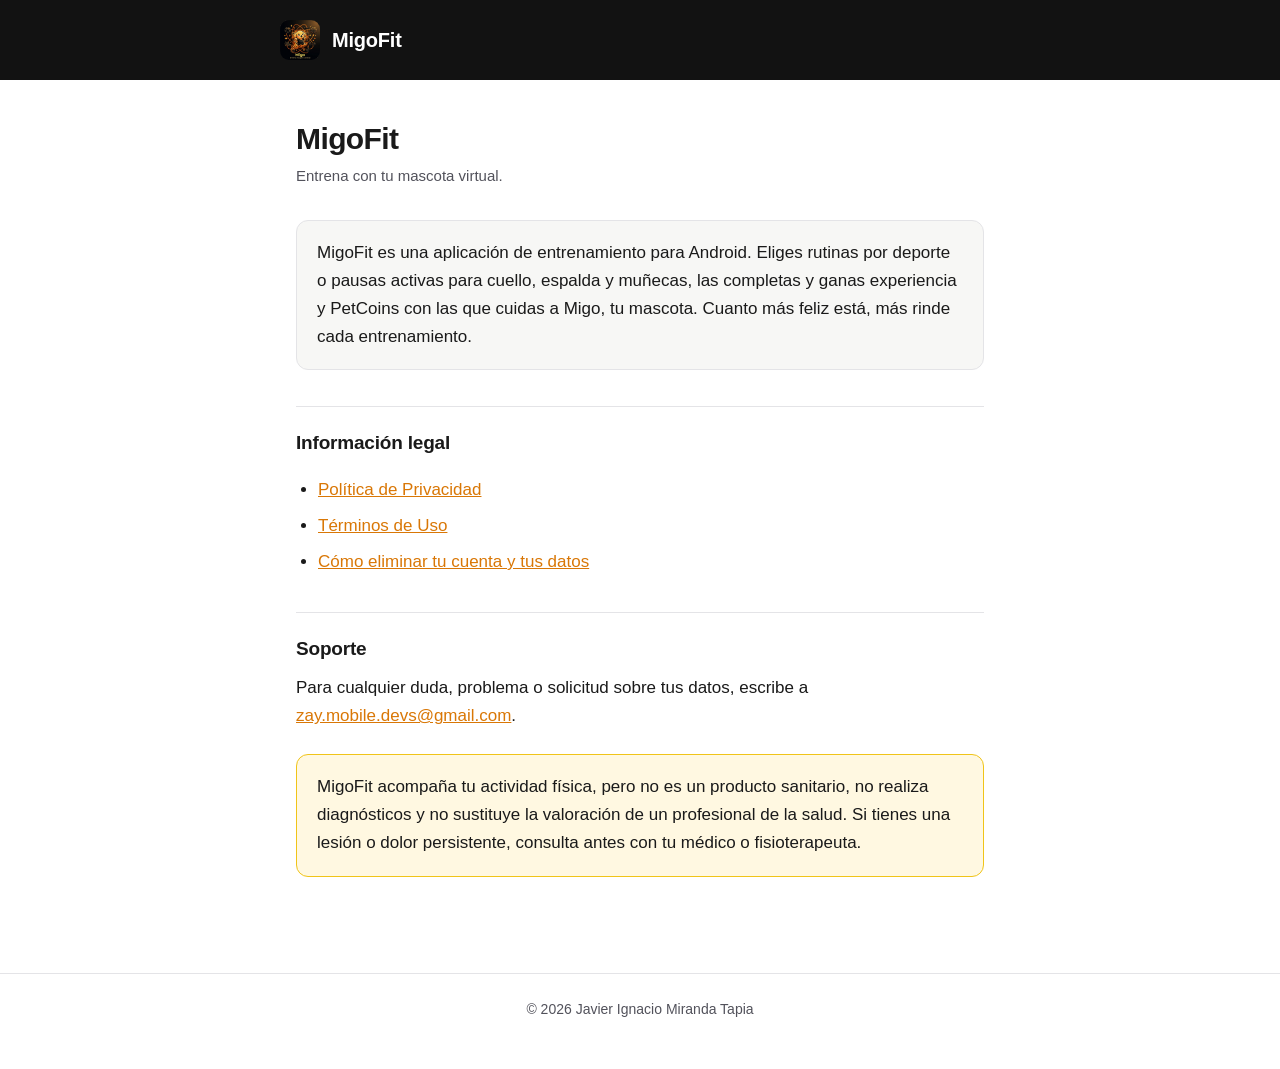
<file: index.html>
<!doctype html>
<html lang="es">
<head>
<meta charset="utf-8">
<meta name="viewport" content="width=device-width, initial-scale=1">
<title>MigoFit</title>
<link rel="stylesheet" href="estilo.css">
</head>
<body>

<header class="marca">
  <div class="interior">
    <img src="icono.png" alt="">
    <span class="nombre">MigoFit</span>
  </div>
</header>

<main>
  <h1>MigoFit</h1>
  <p class="fecha">Entrena con tu mascota virtual.</p>

  <div class="entradilla">
    <p>MigoFit es una aplicación de entrenamiento para Android. Eliges rutinas por deporte o pausas activas para cuello, espalda y muñecas, las completas y ganas experiencia y PetCoins con las que cuidas a Migo, tu mascota. Cuanto más feliz está, más rinde cada entrenamiento.</p>
  </div>

  <h2>Información legal</h2>
  <ul>
    <li><a href="privacidad.html">Política de Privacidad</a></li>
    <li><a href="terminos.html">Términos de Uso</a></li>
    <li><a href="borrar-cuenta.html">Cómo eliminar tu cuenta y tus datos</a></li>
  </ul>

  <h2>Soporte</h2>
  <p>Para cualquier duda, problema o solicitud sobre tus datos, escribe a <a href="mailto:zay.mobile.devs@gmail.com">zay.mobile.devs@gmail.com</a>.</p>

  <div class="aviso">
    <p>MigoFit acompaña tu actividad física, pero no es un producto sanitario, no realiza diagnósticos y no sustituye la valoración de un profesional de la salud. Si tienes una lesión o dolor persistente, consulta antes con tu médico o fisioterapeuta.</p>
  </div>
</main>

<footer>
  © 2026 Javier Ignacio Miranda Tapia
</footer>

</body>
</html>
</file>
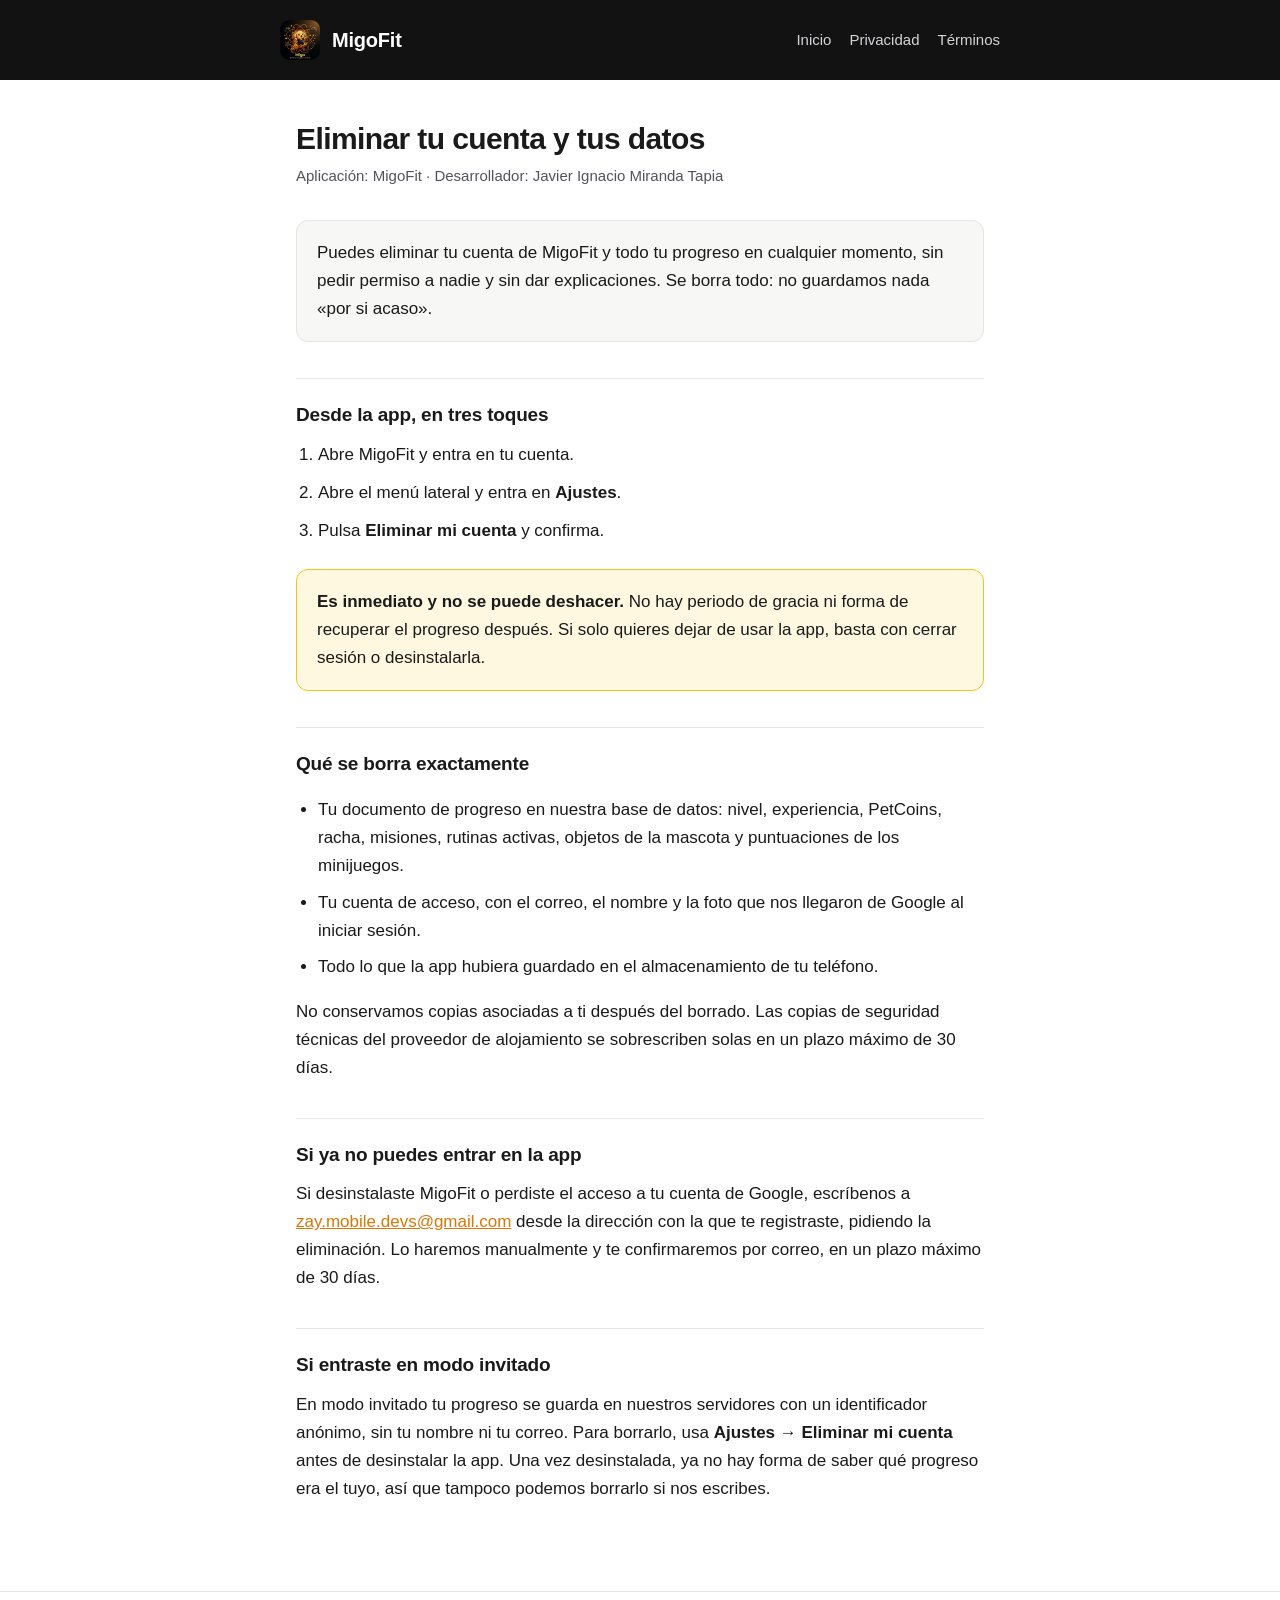
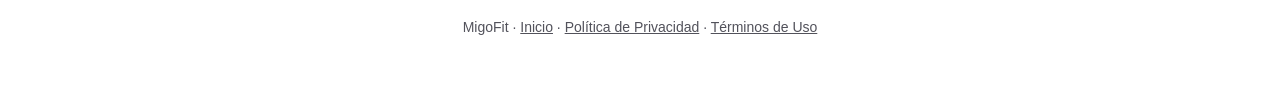
<file: borrar-cuenta.html>
<!doctype html>
<html lang="es">
<head>
<meta charset="utf-8">
<meta name="viewport" content="width=device-width, initial-scale=1">
<title>Eliminar tu cuenta · MigoFit</title>
<link rel="stylesheet" href="estilo.css">
</head>
<body>

<header class="marca">
  <div class="interior">
    <img src="icono.png" alt="">
    <span class="nombre">MigoFit</span>
    <nav>
      <a href="index.html">Inicio</a>
      <a href="privacidad.html">Privacidad</a>
      <a href="terminos.html">Términos</a>
    </nav>
  </div>
</header>

<main>
  <h1>Eliminar tu cuenta y tus datos</h1>
  <p class="fecha">Aplicación: MigoFit · Desarrollador: Javier Ignacio Miranda Tapia</p>

  <div class="entradilla">
    <p>Puedes eliminar tu cuenta de MigoFit y todo tu progreso en cualquier momento, sin pedir permiso a nadie y sin dar explicaciones. Se borra todo: no guardamos nada «por si acaso».</p>
  </div>

  <h2>Desde la app, en tres toques</h2>
  <ol class="pasos">
    <li>Abre MigoFit y entra en tu cuenta.</li>
    <li>Abre el menú lateral y entra en <strong>Ajustes</strong>.</li>
    <li>Pulsa <strong>Eliminar mi cuenta</strong> y confirma.</li>
  </ol>

  <div class="aviso">
    <p><strong>Es inmediato y no se puede deshacer.</strong> No hay periodo de gracia ni forma de recuperar el progreso después. Si solo quieres dejar de usar la app, basta con cerrar sesión o desinstalarla.</p>
  </div>

  <h2>Qué se borra exactamente</h2>
  <ul>
    <li>Tu documento de progreso en nuestra base de datos: nivel, experiencia, PetCoins, racha, misiones, rutinas activas, objetos de la mascota y puntuaciones de los minijuegos.</li>
    <li>Tu cuenta de acceso, con el correo, el nombre y la foto que nos llegaron de Google al iniciar sesión.</li>
    <li>Todo lo que la app hubiera guardado en el almacenamiento de tu teléfono.</li>
  </ul>
  <p>No conservamos copias asociadas a ti después del borrado. Las copias de seguridad técnicas del proveedor de alojamiento se sobrescriben solas en un plazo máximo de 30 días.</p>

  <h2>Si ya no puedes entrar en la app</h2>
  <p>Si desinstalaste MigoFit o perdiste el acceso a tu cuenta de Google, escríbenos a <a href="mailto:zay.mobile.devs@gmail.com">zay.mobile.devs@gmail.com</a> desde la dirección con la que te registraste, pidiendo la eliminación. Lo haremos manualmente y te confirmaremos por correo, en un plazo máximo de 30 días.</p>

  <h2>Si entraste en modo invitado</h2>
  <p>En modo invitado tu progreso se guarda en nuestros servidores con un identificador anónimo, sin tu nombre ni tu correo. Para borrarlo, usa <strong>Ajustes → Eliminar mi cuenta</strong> antes de desinstalar la app. Una vez desinstalada, ya no hay forma de saber qué progreso era el tuyo, así que tampoco podemos borrarlo si nos escribes.</p>
</main>

<footer>
  MigoFit · <a href="index.html">Inicio</a> · <a href="privacidad.html">Política de Privacidad</a> · <a href="terminos.html">Términos de Uso</a>
</footer>

</body>
</html>
</file>
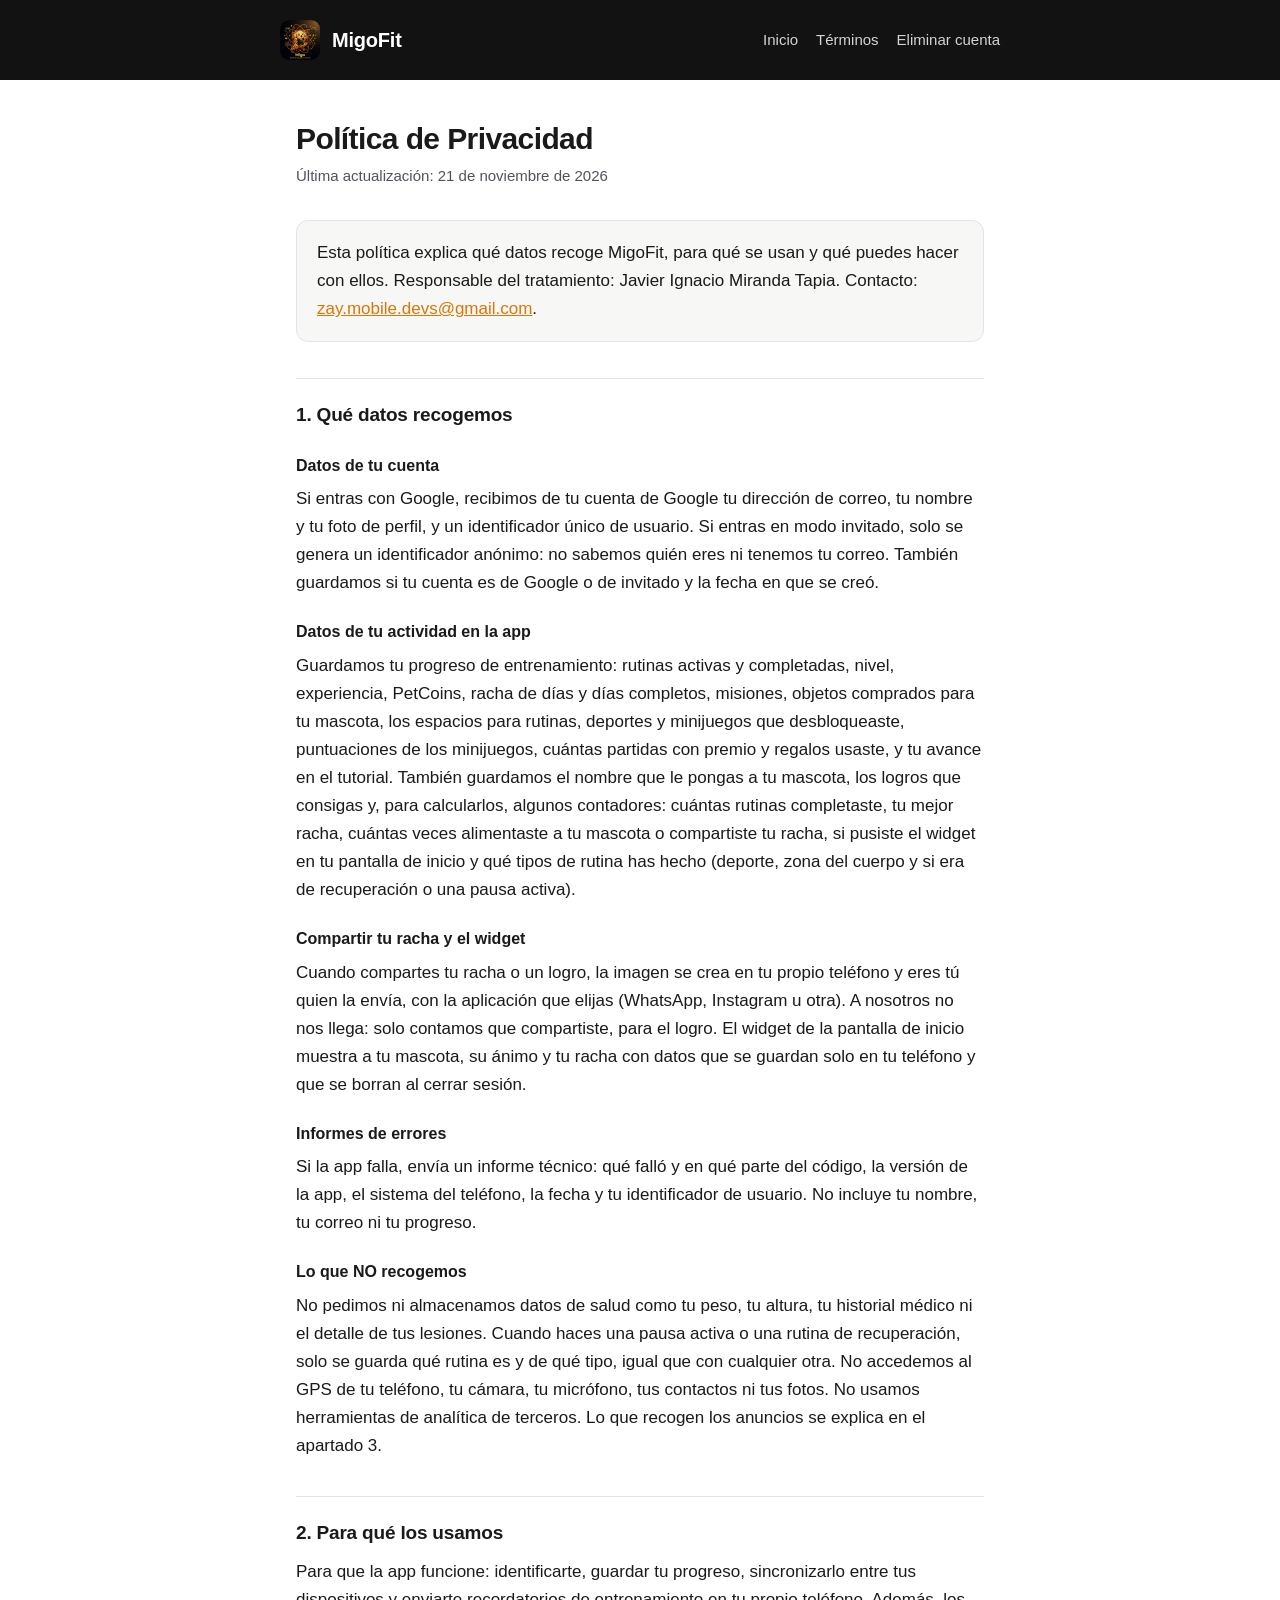
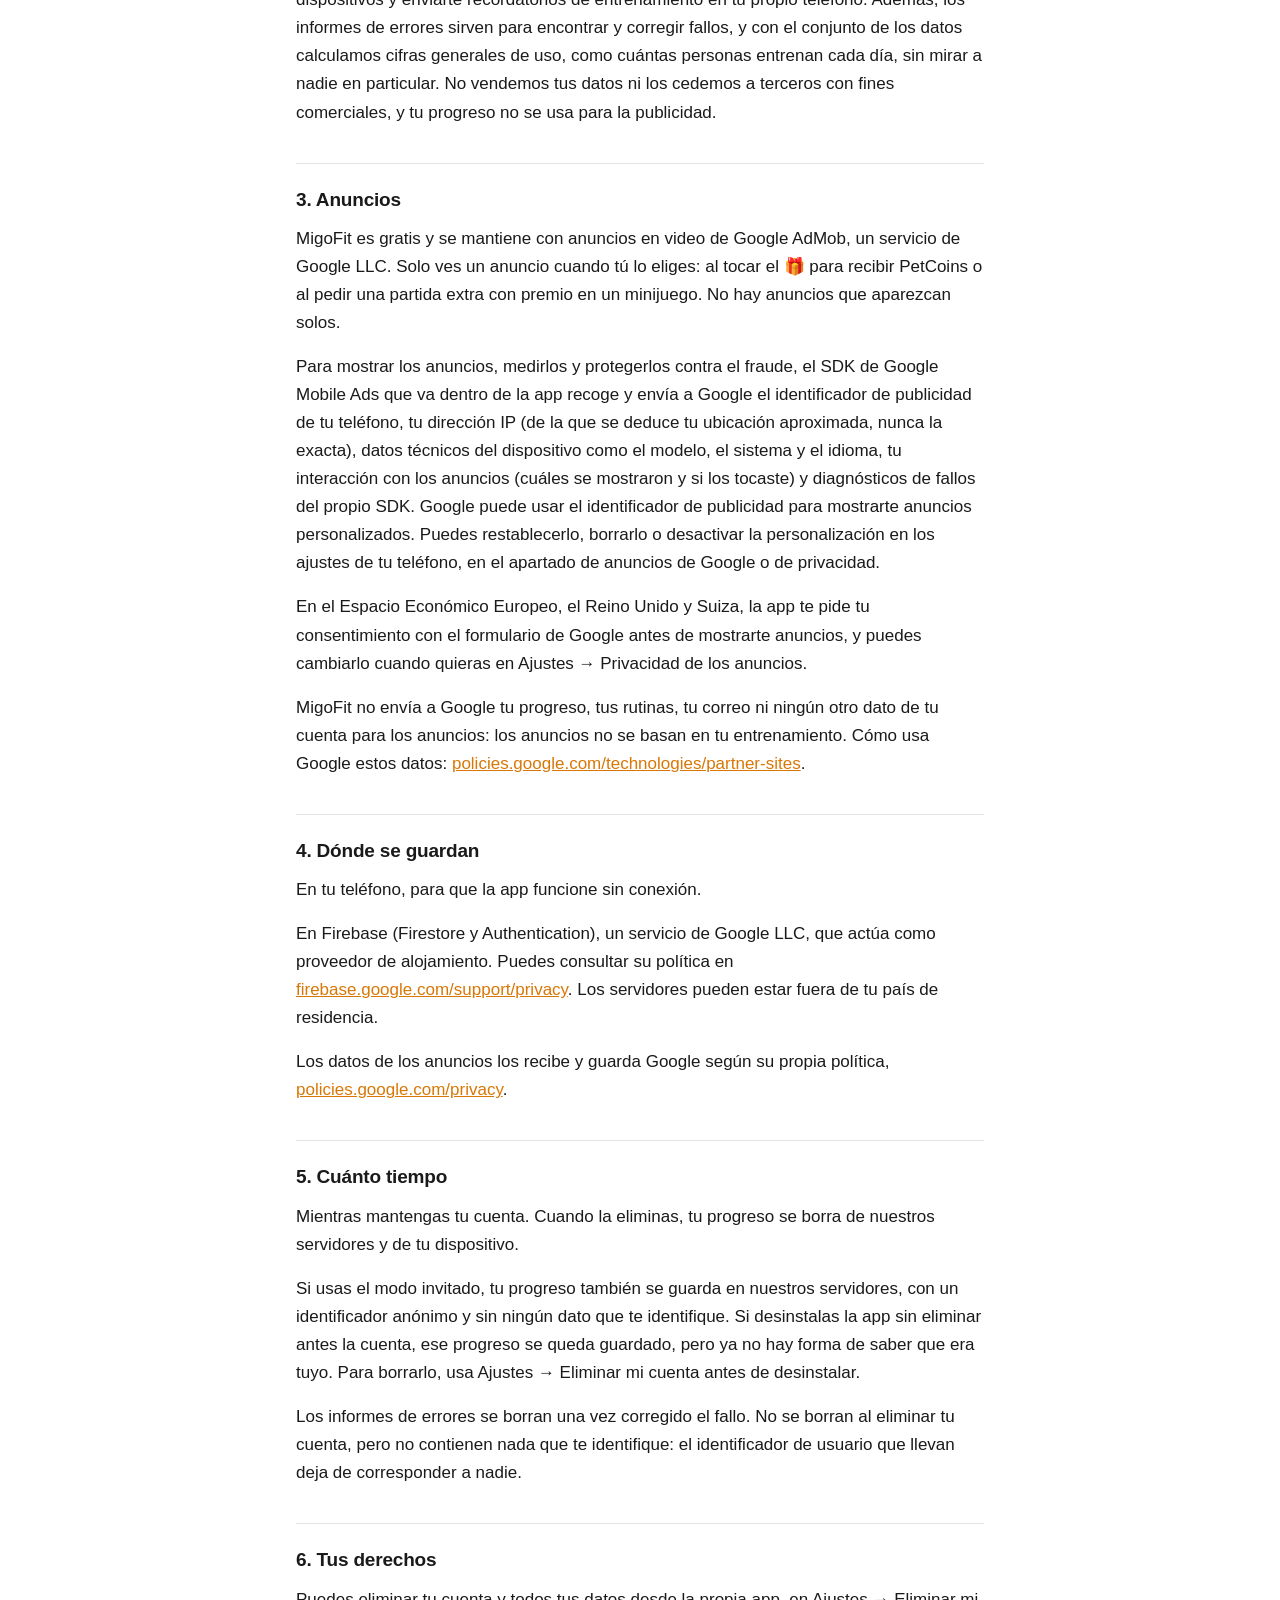
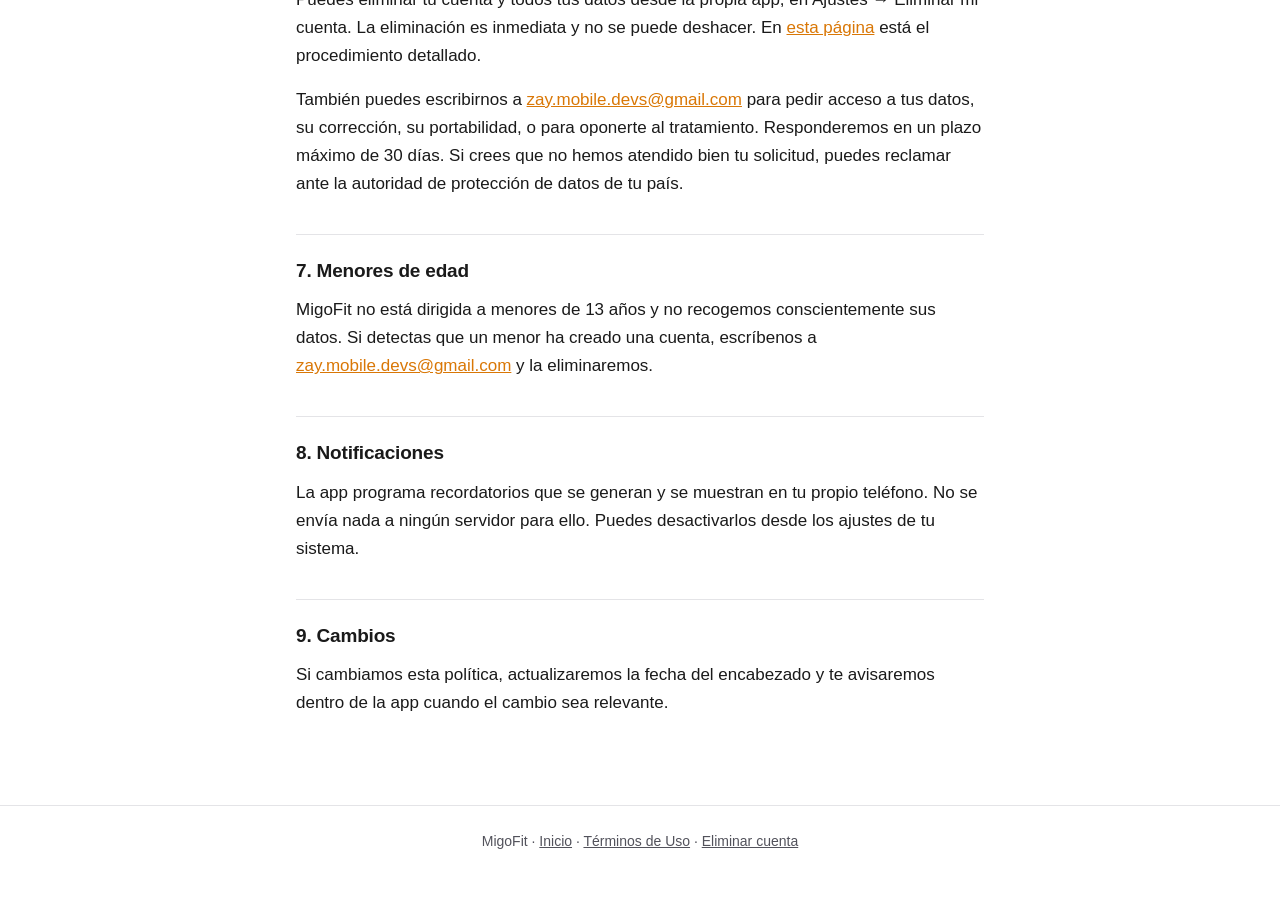
<file: privacidad.html>
<!doctype html>
<html lang="es">
<head>
<meta charset="utf-8">
<meta name="viewport" content="width=device-width, initial-scale=1">
<title>Política de Privacidad · MigoFit</title>
<link rel="stylesheet" href="estilo.css">
</head>
<body>

<header class="marca">
  <div class="interior">
    <img src="icono.png" alt="">
    <span class="nombre">MigoFit</span>
    <nav>
      <a href="index.html">Inicio</a>
      <a href="terminos.html">Términos</a>
      <a href="borrar-cuenta.html">Eliminar cuenta</a>
    </nav>
  </div>
</header>

<main>
  <h1>Política de Privacidad</h1>
  <p class="fecha">Última actualización: 21 de noviembre de 2026</p>

  <div class="entradilla">
    <p>Esta política explica qué datos recoge MigoFit, para qué se usan y qué puedes hacer con ellos. Responsable del tratamiento: Javier Ignacio Miranda Tapia. Contacto: <a href="mailto:zay.mobile.devs@gmail.com">zay.mobile.devs@gmail.com</a>.</p>
  </div>

  <h2>1. Qué datos recogemos</h2>

  <h3>Datos de tu cuenta</h3>
  <p>Si entras con Google, recibimos de tu cuenta de Google tu dirección de correo, tu nombre y tu foto de perfil, y un identificador único de usuario. Si entras en modo invitado, solo se genera un identificador anónimo: no sabemos quién eres ni tenemos tu correo. También guardamos si tu cuenta es de Google o de invitado y la fecha en que se creó.</p>

  <h3>Datos de tu actividad en la app</h3>
  <p>Guardamos tu progreso de entrenamiento: rutinas activas y completadas, nivel, experiencia, PetCoins, racha de días y días completos, misiones, objetos comprados para tu mascota, los espacios para rutinas, deportes y minijuegos que desbloqueaste, puntuaciones de los minijuegos, cuántas partidas con premio y regalos usaste, y tu avance en el tutorial. También guardamos el nombre que le pongas a tu mascota, los logros que consigas y, para calcularlos, algunos contadores: cuántas rutinas completaste, tu mejor racha, cuántas veces alimentaste a tu mascota o compartiste tu racha, si pusiste el widget en tu pantalla de inicio y qué tipos de rutina has hecho (deporte, zona del cuerpo y si era de recuperación o una pausa activa).</p>

  <h3>Compartir tu racha y el widget</h3>
  <p>Cuando compartes tu racha o un logro, la imagen se crea en tu propio teléfono y eres tú quien la envía, con la aplicación que elijas (WhatsApp, Instagram u otra). A nosotros no nos llega: solo contamos que compartiste, para el logro. El widget de la pantalla de inicio muestra a tu mascota, su ánimo y tu racha con datos que se guardan solo en tu teléfono y que se borran al cerrar sesión.</p>

  <h3>Informes de errores</h3>
  <p>Si la app falla, envía un informe técnico: qué falló y en qué parte del código, la versión de la app, el sistema del teléfono, la fecha y tu identificador de usuario. No incluye tu nombre, tu correo ni tu progreso.</p>

  <h3>Lo que NO recogemos</h3>
  <p>No pedimos ni almacenamos datos de salud como tu peso, tu altura, tu historial médico ni el detalle de tus lesiones. Cuando haces una pausa activa o una rutina de recuperación, solo se guarda qué rutina es y de qué tipo, igual que con cualquier otra. No accedemos al GPS de tu teléfono, tu cámara, tu micrófono, tus contactos ni tus fotos. No usamos herramientas de analítica de terceros. Lo que recogen los anuncios se explica en el apartado 3.</p>

  <h2>2. Para qué los usamos</h2>
  <p>Para que la app funcione: identificarte, guardar tu progreso, sincronizarlo entre tus dispositivos y enviarte recordatorios de entrenamiento en tu propio teléfono. Además, los informes de errores sirven para encontrar y corregir fallos, y con el conjunto de los datos calculamos cifras generales de uso, como cuántas personas entrenan cada día, sin mirar a nadie en particular. No vendemos tus datos ni los cedemos a terceros con fines comerciales, y tu progreso no se usa para la publicidad.</p>

  <h2>3. Anuncios</h2>
  <p>MigoFit es gratis y se mantiene con anuncios en video de Google AdMob, un servicio de Google LLC. Solo ves un anuncio cuando tú lo eliges: al tocar el 🎁 para recibir PetCoins o al pedir una partida extra con premio en un minijuego. No hay anuncios que aparezcan solos.</p>
  <p>Para mostrar los anuncios, medirlos y protegerlos contra el fraude, el SDK de Google Mobile Ads que va dentro de la app recoge y envía a Google el identificador de publicidad de tu teléfono, tu dirección IP (de la que se deduce tu ubicación aproximada, nunca la exacta), datos técnicos del dispositivo como el modelo, el sistema y el idioma, tu interacción con los anuncios (cuáles se mostraron y si los tocaste) y diagnósticos de fallos del propio SDK. Google puede usar el identificador de publicidad para mostrarte anuncios personalizados. Puedes restablecerlo, borrarlo o desactivar la personalización en los ajustes de tu teléfono, en el apartado de anuncios de Google o de privacidad.</p>
  <p>En el Espacio Económico Europeo, el Reino Unido y Suiza, la app te pide tu consentimiento con el formulario de Google antes de mostrarte anuncios, y puedes cambiarlo cuando quieras en Ajustes → Privacidad de los anuncios.</p>
  <p>MigoFit no envía a Google tu progreso, tus rutinas, tu correo ni ningún otro dato de tu cuenta para los anuncios: los anuncios no se basan en tu entrenamiento. Cómo usa Google estos datos: <a href="https://policies.google.com/technologies/partner-sites">policies.google.com/technologies/partner-sites</a>.</p>

  <h2>4. Dónde se guardan</h2>
  <p>En tu teléfono, para que la app funcione sin conexión.</p>
  <p>En Firebase (Firestore y Authentication), un servicio de Google LLC, que actúa como proveedor de alojamiento. Puedes consultar su política en <a href="https://firebase.google.com/support/privacy">firebase.google.com/support/privacy</a>. Los servidores pueden estar fuera de tu país de residencia.</p>
  <p>Los datos de los anuncios los recibe y guarda Google según su propia política, <a href="https://policies.google.com/privacy">policies.google.com/privacy</a>.</p>

  <h2>5. Cuánto tiempo</h2>
  <p>Mientras mantengas tu cuenta. Cuando la eliminas, tu progreso se borra de nuestros servidores y de tu dispositivo.</p>
  <p>Si usas el modo invitado, tu progreso también se guarda en nuestros servidores, con un identificador anónimo y sin ningún dato que te identifique. Si desinstalas la app sin eliminar antes la cuenta, ese progreso se queda guardado, pero ya no hay forma de saber que era tuyo. Para borrarlo, usa Ajustes → Eliminar mi cuenta antes de desinstalar.</p>
  <p>Los informes de errores se borran una vez corregido el fallo. No se borran al eliminar tu cuenta, pero no contienen nada que te identifique: el identificador de usuario que llevan deja de corresponder a nadie.</p>

  <h2>6. Tus derechos</h2>
  <p>Puedes eliminar tu cuenta y todos tus datos desde la propia app, en Ajustes → Eliminar mi cuenta. La eliminación es inmediata y no se puede deshacer. En <a href="borrar-cuenta.html">esta página</a> está el procedimiento detallado.</p>
  <p>También puedes escribirnos a <a href="mailto:zay.mobile.devs@gmail.com">zay.mobile.devs@gmail.com</a> para pedir acceso a tus datos, su corrección, su portabilidad, o para oponerte al tratamiento. Responderemos en un plazo máximo de 30 días. Si crees que no hemos atendido bien tu solicitud, puedes reclamar ante la autoridad de protección de datos de tu país.</p>

  <h2>7. Menores de edad</h2>
  <p>MigoFit no está dirigida a menores de 13 años y no recogemos conscientemente sus datos. Si detectas que un menor ha creado una cuenta, escríbenos a <a href="mailto:zay.mobile.devs@gmail.com">zay.mobile.devs@gmail.com</a> y la eliminaremos.</p>

  <h2>8. Notificaciones</h2>
  <p>La app programa recordatorios que se generan y se muestran en tu propio teléfono. No se envía nada a ningún servidor para ello. Puedes desactivarlos desde los ajustes de tu sistema.</p>

  <h2>9. Cambios</h2>
  <p>Si cambiamos esta política, actualizaremos la fecha del encabezado y te avisaremos dentro de la app cuando el cambio sea relevante.</p>
</main>

<footer>
  MigoFit · <a href="index.html">Inicio</a> · <a href="terminos.html">Términos de Uso</a> · <a href="borrar-cuenta.html">Eliminar cuenta</a>
</footer>

</body>
</html>
</file>
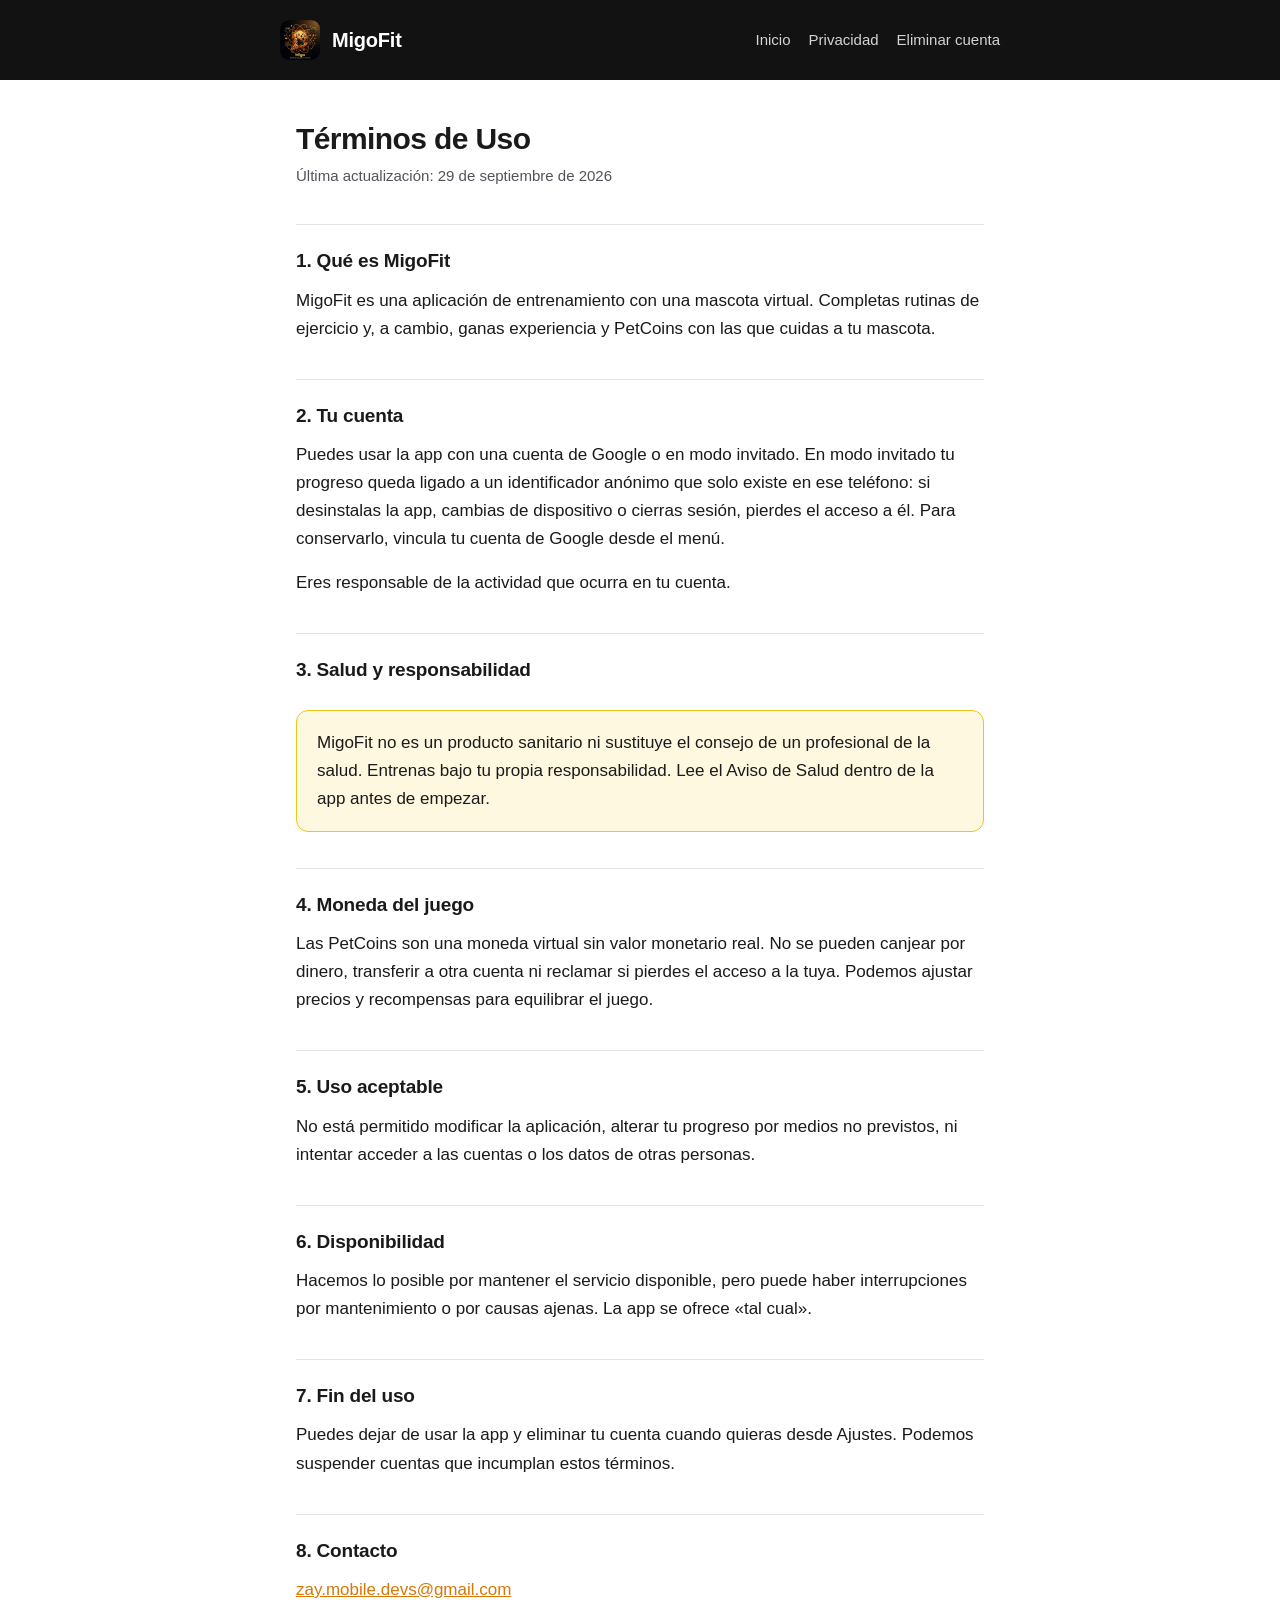
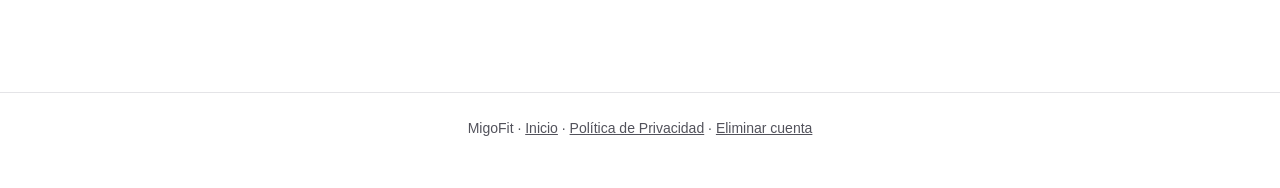
<file: terminos.html>
<!doctype html>
<html lang="es">
<head>
<meta charset="utf-8">
<meta name="viewport" content="width=device-width, initial-scale=1">
<title>Términos de Uso · MigoFit</title>
<link rel="stylesheet" href="estilo.css">
</head>
<body>

<header class="marca">
  <div class="interior">
    <img src="icono.png" alt="">
    <span class="nombre">MigoFit</span>
    <nav>
      <a href="index.html">Inicio</a>
      <a href="privacidad.html">Privacidad</a>
      <a href="borrar-cuenta.html">Eliminar cuenta</a>
    </nav>
  </div>
</header>

<main>
  <h1>Términos de Uso</h1>
  <p class="fecha">Última actualización: 29 de septiembre de 2026</p>

  <h2>1. Qué es MigoFit</h2>
  <p>MigoFit es una aplicación de entrenamiento con una mascota virtual. Completas rutinas de ejercicio y, a cambio, ganas experiencia y PetCoins con las que cuidas a tu mascota.</p>

  <h2>2. Tu cuenta</h2>
  <p>Puedes usar la app con una cuenta de Google o en modo invitado. En modo invitado tu progreso queda ligado a un identificador anónimo que solo existe en ese teléfono: si desinstalas la app, cambias de dispositivo o cierras sesión, pierdes el acceso a él. Para conservarlo, vincula tu cuenta de Google desde el menú.</p>
  <p>Eres responsable de la actividad que ocurra en tu cuenta.</p>

  <h2>3. Salud y responsabilidad</h2>
  <div class="aviso">
    <p>MigoFit no es un producto sanitario ni sustituye el consejo de un profesional de la salud. Entrenas bajo tu propia responsabilidad. Lee el Aviso de Salud dentro de la app antes de empezar.</p>
  </div>

  <h2>4. Moneda del juego</h2>
  <p>Las PetCoins son una moneda virtual sin valor monetario real. No se pueden canjear por dinero, transferir a otra cuenta ni reclamar si pierdes el acceso a la tuya. Podemos ajustar precios y recompensas para equilibrar el juego.</p>

  <h2>5. Uso aceptable</h2>
  <p>No está permitido modificar la aplicación, alterar tu progreso por medios no previstos, ni intentar acceder a las cuentas o los datos de otras personas.</p>

  <h2>6. Disponibilidad</h2>
  <p>Hacemos lo posible por mantener el servicio disponible, pero puede haber interrupciones por mantenimiento o por causas ajenas. La app se ofrece «tal cual».</p>

  <h2>7. Fin del uso</h2>
  <p>Puedes dejar de usar la app y eliminar tu cuenta cuando quieras desde Ajustes. Podemos suspender cuentas que incumplan estos términos.</p>

  <h2>8. Contacto</h2>
  <p><a href="mailto:zay.mobile.devs@gmail.com">zay.mobile.devs@gmail.com</a></p>
</main>

<footer>
  MigoFit · <a href="index.html">Inicio</a> · <a href="privacidad.html">Política de Privacidad</a> · <a href="borrar-cuenta.html">Eliminar cuenta</a>
</footer>

</body>
</html>
</file>
<file: estilo.css>
/* Hoja compartida por las cuatro paginas legales de MigoFit. */

:root {
  --tinta: #1a1a1a;
  --tinta-suave: #52525b;
  --fondo: #ffffff;
  --fondo-suave: #f7f7f5;
  --borde: #e4e4e7;
  --marca: #121212;
  --acento: #d97706;
  --aviso: #fff8e1;
  --aviso-borde: #f0c419;
}

* { box-sizing: border-box; }

body {
  margin: 0;
  background: var(--fondo);
  color: var(--tinta);
  font-family: -apple-system, BlinkMacSystemFont, "Segoe UI", Roboto, Helvetica, Arial, sans-serif;
  font-size: 17px;
  line-height: 1.65;
}

header.marca {
  background: var(--marca);
  padding: 20px 16px;
}

header.marca .interior {
  max-width: 720px;
  margin: 0 auto;
  display: flex;
  align-items: center;
  gap: 12px;
  flex-wrap: wrap;
}

header.marca img { width: 40px; height: 40px; border-radius: 9px; }

header.marca .nombre {
  color: #ffffff;
  font-weight: 700;
  font-size: 20px;
  letter-spacing: -0.01em;
}

header.marca nav { margin-left: auto; display: flex; gap: 18px; flex-wrap: wrap; }
header.marca nav a { color: #d4d4d8; text-decoration: none; font-size: 15px; }
header.marca nav a:hover { color: #ffffff; text-decoration: underline; }

main {
  max-width: 720px;
  margin: 0 auto;
  padding: 40px 16px 72px;
}

h1 {
  font-size: 30px;
  line-height: 1.25;
  letter-spacing: -0.02em;
  margin: 0 0 6px;
}

.fecha {
  color: var(--tinta-suave);
  font-size: 15px;
  margin: 0 0 32px;
}

h2 {
  font-size: 19px;
  letter-spacing: -0.01em;
  margin: 36px 0 10px;
  padding-top: 20px;
  border-top: 1px solid var(--borde);
}

h3 { font-size: 16px; margin: 22px 0 6px; }

p { margin: 0 0 16px; }

a { color: var(--acento); }

.entradilla {
  background: var(--fondo-suave);
  border: 1px solid var(--borde);
  border-radius: 12px;
  padding: 18px 20px;
  margin: 0 0 8px;
}

.entradilla p:last-child { margin-bottom: 0; }

.aviso {
  background: var(--aviso);
  border: 1px solid var(--aviso-borde);
  border-radius: 12px;
  padding: 18px 20px;
  margin: 24px 0;
}

.aviso p:last-child { margin-bottom: 0; }

ol.pasos { padding-left: 22px; margin: 0 0 16px; }
ol.pasos li { margin-bottom: 10px; }

ul { padding-left: 22px; }
li { margin-bottom: 8px; }

footer {
  border-top: 1px solid var(--borde);
  color: var(--tinta-suave);
  font-size: 14px;
  padding: 24px 16px 48px;
  text-align: center;
}

footer a { color: var(--tinta-suave); }

@media (max-width: 520px) {
  body { font-size: 16px; }
  h1 { font-size: 25px; }
  main { padding-top: 28px; }
}
</file>
